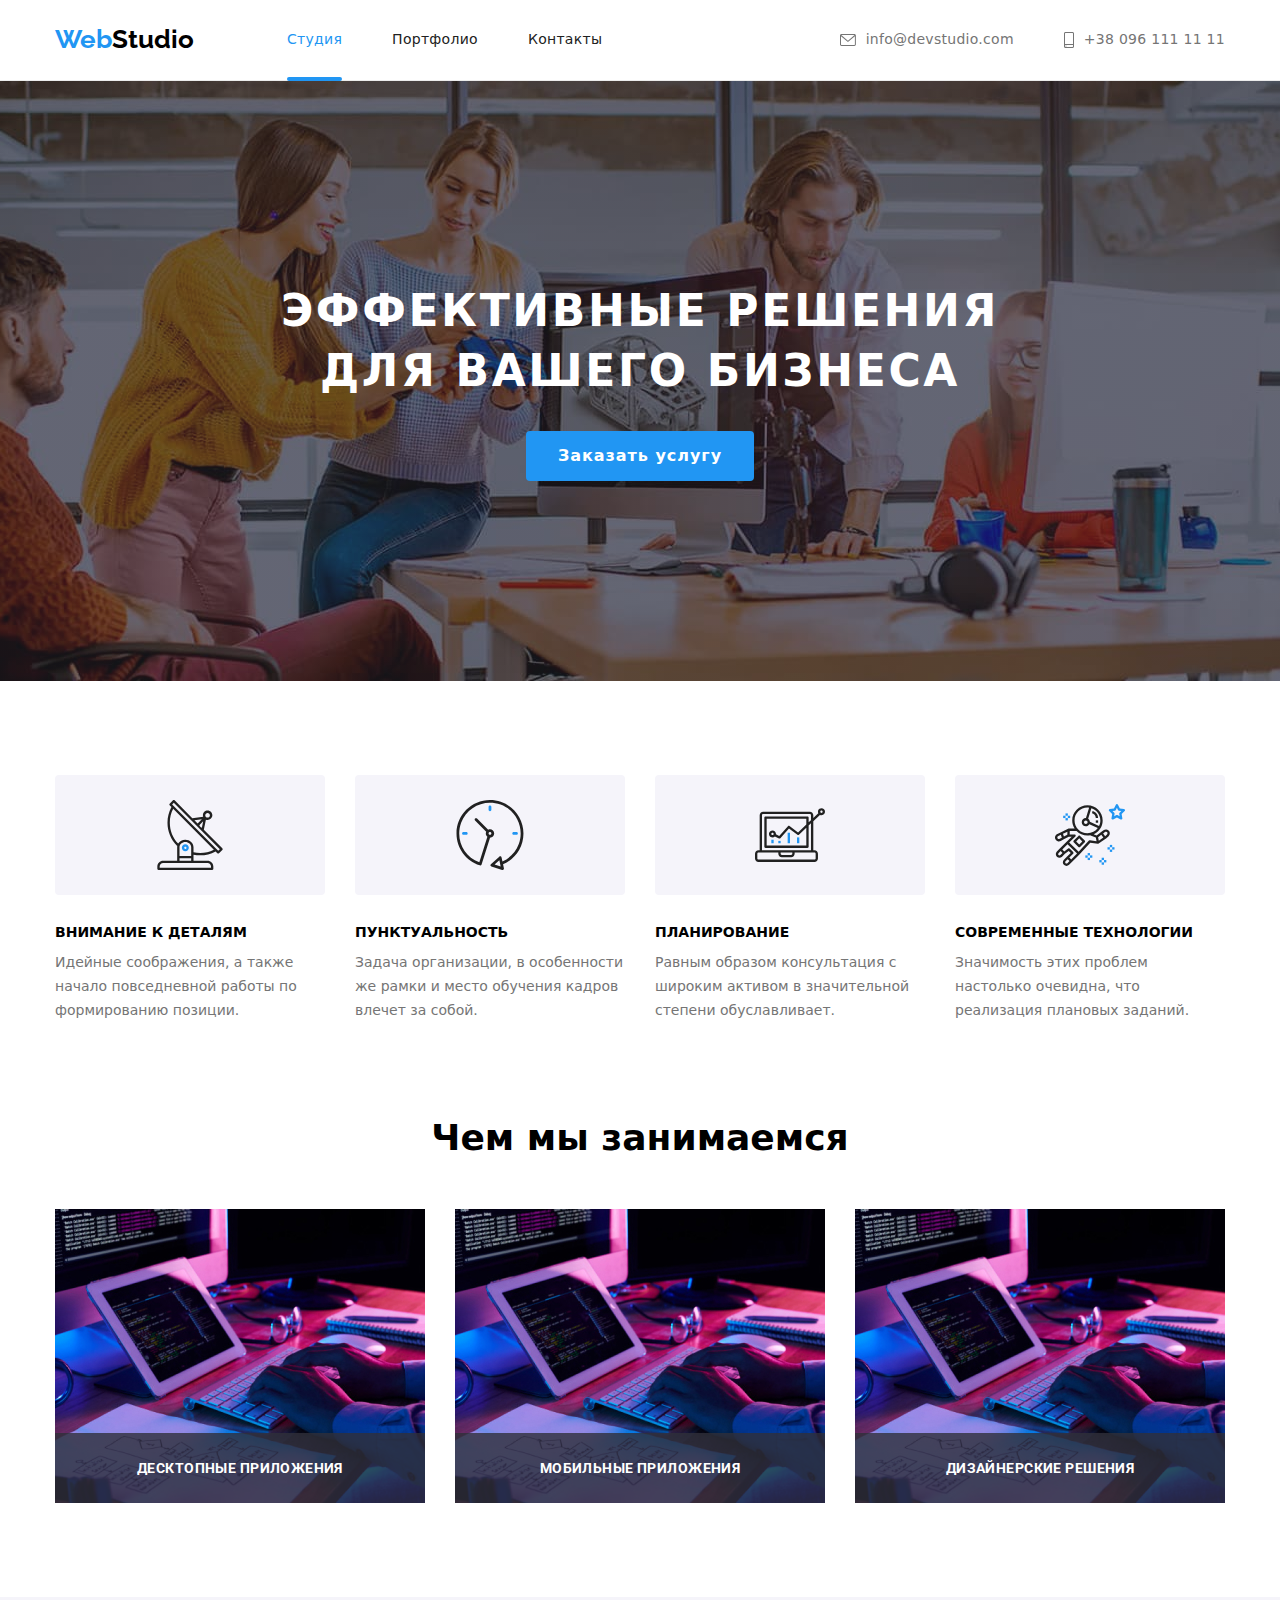
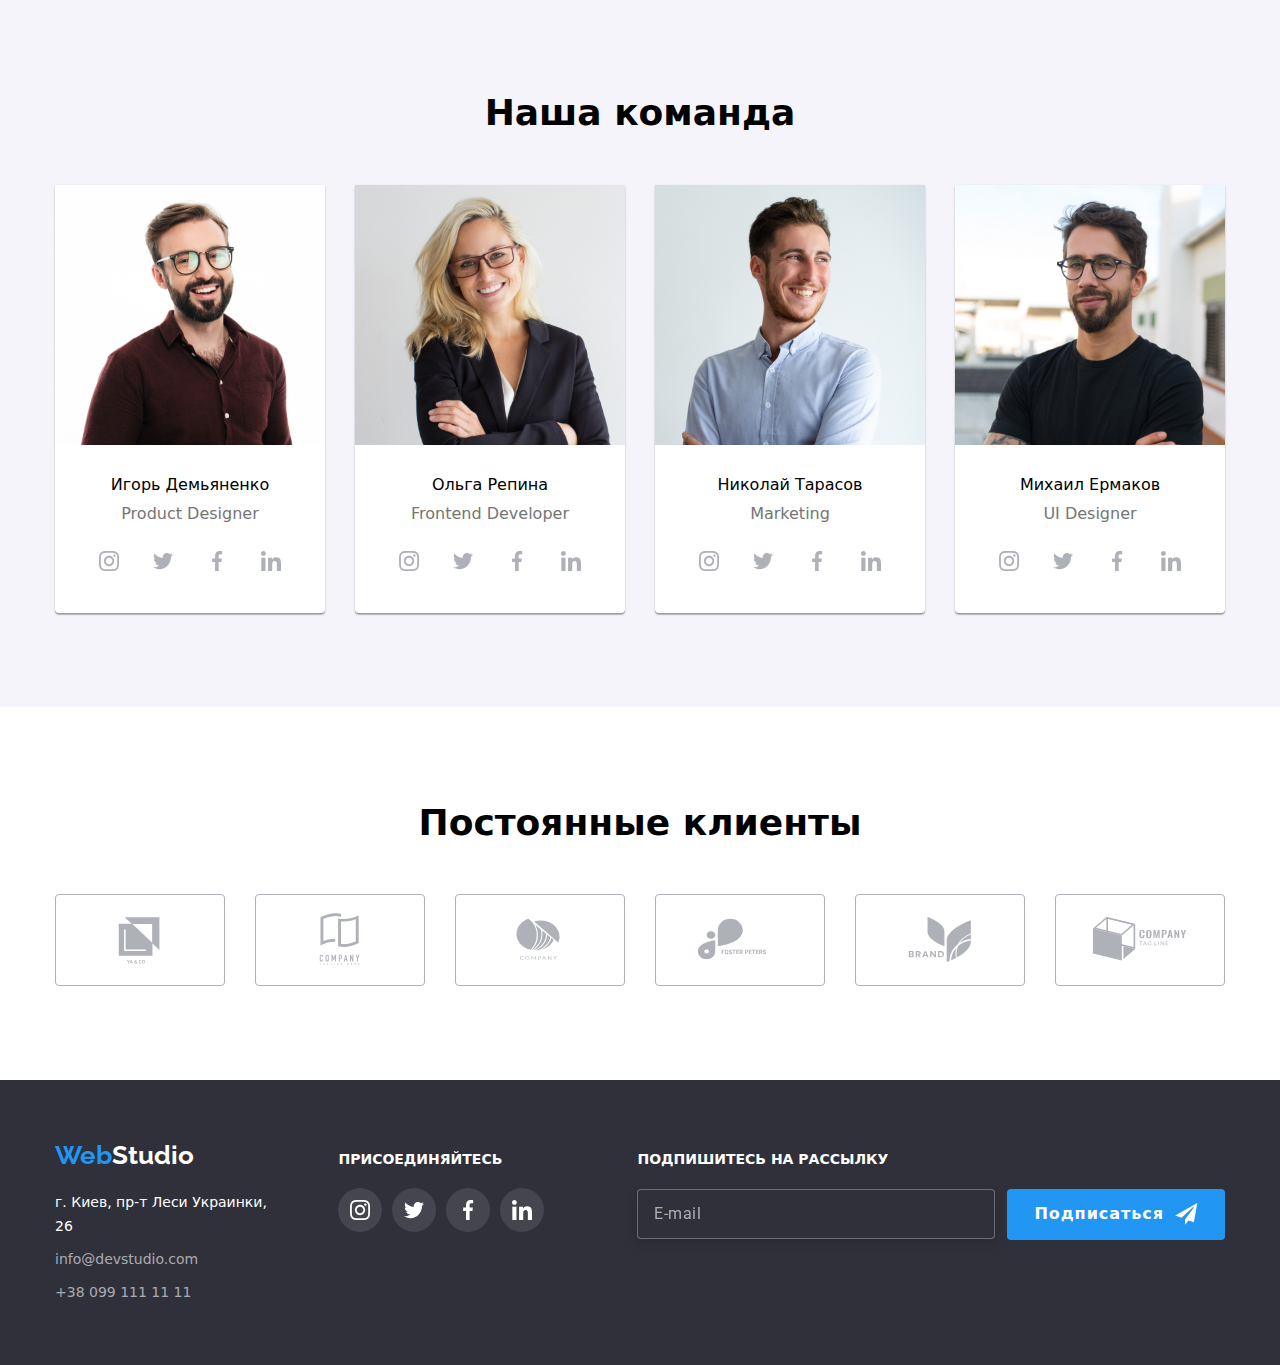
<file: index.html>
<!DOCTYPE html>
<html lang="ru">
  <head>
    <meta charset="UTF-8" />
    <meta http-equiv="X-UA-Compatible" content="IE=edge" />
    <meta name="viewport" content="width=device-width, initial-scale=1.0" />
    <title>Document</title>
    <link
      href="https://fonts.googleapis.com/css2?family=Raleway:wght@700&family=Roboto:wght@400;500;700;900&display=swap"
      rel="stylesheet"
    />
      <link rel="stylesheet" href="https://cdnjs.cloudflare.com/ajax/libs/modern-normalize/1.0.0/modern-normalize.min.css" />
    <link rel="stylesheet" href="./css/style.css" />
  </head>

  <body>
    <!-- Шапка сайта -->
    <header class="page-header">
      <div class="container main-container">
        <nav class="nav">
          <a href="" class="nav-logo">
            <span class="web">Web</span><span class="studio">Studio</span></a>
          <ul class="nav-links list">
            <li class="nav-item"><a href="./index.html" class="nav-link current">Студия</a></li>
            <li class="nav-item"><a href="./portfolio.html" class="nav-link">Портфолио</a></li>
            <li class="nav-item"><a href="" class="nav-link">Контакты</a></li>
          </ul>
        </nav>
        <ul class="contacts list">

          <li class="contacts-item"><a href="mailto:info@devstudio.com" class="contacts-link">
            <svg class="contacts-icon" width="16" height="12">
            <use href="./images/icons.svg#icon-envelope"></use>
          </svg>info@devstudio.com</a>
        </li>

          <li class="contacts-item"><a href="tel:+380961111111" class="contacts-link">
            <svg class="contacts-icon" width="10" height="16">
            <use href="./images/icons.svg#icon-smartphone"></use>
          </svg>+38 096 111 11 11</a>
        </li>

        </ul>
      </div>
     
    </header>

    <main>
      <!----------------------------- Герой ----------------------------->
      <section class="hero overlay">
      <div class="container">
          <h1 class="hero-title">
            Эффективные решения <br />
            для вашего бизнеса
          </h1>
          <button type="button" class="button" data-modal-open>Заказать услугу</button>
      </div>
      </section>
      <!----------------------- Преимущества ------------------------>
      <section class="section">
        <div class="container">
            <h2 class="visually-hidden">Особенности нашей работы</h2>
            <ul class="features list">

              <li class="features-item">
                <div class="features-icon">
                  <svg class="team-soc-icon" width="70" height="70">
                    <use href="./images/icons.svg#icon-antenna"></use>
                  </svg>
                </div>
                <h3 class="features-title">Внимание к деталям</h3>
                <p class="features-text">
                  Идейные соображения, а также начало повседневной работы по формированию позиции.
                </p>
              </li>

              <li class="features-item">
                  <div class="features-icon">
                    <svg class="team-soc-icon" width="70" height="70">
                      <use href="./images/icons.svg#icon-clock"></use>
                    </svg>
                  </div>
                <h3 class="features-title">Пунктуальность</h3>
                <p class="features-text">
                  Задача организации, в особенности же рамки и место обучения кадров влечет за собой.
                </p>
              </li>

              <li class="features-item">
                  <div class="features-icon">
                    <svg class="team-soc-icon" width="70" height="70">
                      <use href="./images/icons.svg#icon-diagram"></use>
                    </svg>
                  </div>
                <h3 class="features-title">Планирование</h3>
                <p class="features-text">
                  Равным образом консультация с широким активом в значительной степени обуславливает.
                </p>
              </li>

              <li class="features-item">
                  <div class="features-icon">
                    <svg class="team-soc-icon" width="70" height="70">
                      <use href="./images/icons.svg#icon-astronaut"></use>
                    </svg>
                  </div>
                <h3 class="features-title">Современные технологии</h3>
                <p class="features-text">
                  Значимость этих проблем настолько очевидна, что реализация плановых заданий.
                </p>
              </li>
            </ul>
        </div>

     
      </section>
      <!-------------------------------- Чем занимаемся -------------------->
      <section class="section cut">
        <div class="container">
          <h2 class="section-title">Чем мы занимаемся</h2>
          <ul class="works list">

            <li class="works-item"> 
              <div class="thumb-works">
                <img src="./images/box1.jpg" alt="ПК на столе" width="370" height="294" />
              
                 <p class="text">Десктопные приложения</p>
              </div>
            </li>

            <li class="works-item">
                <div class="thumb-works">
                  <img src="./images/box1.jpg" alt="ПК на столе" width="370" height="294" />
                
                  <p class="text">Мобильные приложения</p>
                </div>
            </li>

            <li class="works-item">
                <div class="thumb-works">
                  <img src="./images/box1.jpg" alt="ПК на столе" width="370" height="294" />
                
                  <p class="text">Дизайнерские решения</p>
                </div>
            </li>

          </ul>
        </div>
       
      </section>
      <!------------------------------------ Команда ---------------------------->
      <section class="section comand">
        <div class="container">
          <h2 class="section-title">Наша команда</h2>
          <ul class="team list">


            <li class="team-item">
              <img class="team-link" src="./images/img.jpg" alt="Мужчина в бордовой рубашке" width="270" height="260" />
              <div class="team-name">
                  <h3 class="team-title">Игорь Демьяненко</h3>
                  <p lang="en" class="team-text">Product Designer</p>
                  <ul class="team-soc list">
                  
                    <li class="team-soc-item">
                      <a href="" class="team-soc-link">
                        <svg class="team-soc-icon" width="20" height="20">
                          <use href="./images/icons.svg#icon-instagram"></use>
                        </svg>
                      </a>
                    </li>
                  
                    <li class="team-soc-item">
                      <a href="" class="team-soc-link">
                        <svg class="team-soc-icon" width="20" height="20">
                          <use href="./images/icons.svg#icon-twitter"></use>
                        </svg>
                      </a>
                    </li>
                  
                    <li class="team-soc-item">
                      <a href="" class="team-soc-link">
                        <svg class="team-soc-icon" width="20" height="20">
                          <use href="./images/icons.svg#icon-facebook"></use>
                        </svg>
                      </a>
                    </li>
                  
                    <li class="team-soc-item">
                      <a href="" class="team-soc-link">
                        <svg class="team-soc-icon" width="20" height="20">
                          <use href="./images/icons.svg#icon-linkedin"></use>
                        </svg>
                      </a>
                    </li>
                  
                  </ul>
              </div> 
                      
            </li>


            <li class="team-item">
              <img class="team-link" src="./images/img(1).jpg" alt="Девушка в тёмном костюме" width="270" height="260" />
              <div class="team-name">
                  <h3 class="team-title">Ольга Репина</h3>
                  <p lang="en" class="team-text">Frontend Developer</p>
                  <ul class="team-soc list">
                  
                    <li class="team-soc-item">
                      <a href="" class="team-soc-link">
                        <svg class="team-soc-icon" width="20" height="20">
                          <use href="./images/icons.svg#icon-instagram"></use>
                        </svg>
                      </a>
                    </li>
                  
                    <li class="team-soc-item">
                      <a href="" class="team-soc-link">
                        <svg class="team-soc-icon" width="20" height="20">
                          <use href="./images/icons.svg#icon-twitter"></use>
                        </svg>
                      </a>
                    </li>
                  
                    <li class="team-soc-item">
                      <a href="" class="team-soc-link">
                        <svg class="team-soc-icon" width="20" height="20">
                          <use href="./images/icons.svg#icon-facebook"></use>
                        </svg>
                      </a>
                    </li>
                  
                    <li class="team-soc-item">
                      <a href="" class="team-soc-link">
                        <svg class="team-soc-icon" width="20" height="20">
                          <use href="./images/icons.svg#icon-linkedin"></use>
                        </svg>
                      </a>
                    </li>
                  
                  </ul>
              </div> 
               
            </li>


            <li class="team-item">
              <img class="team-link" src="./images/img(2).jpg" alt="Мужчина в голубой рубашке" width="270" height="260" />
              <div class="team-name">
                <h3 class="team-title">Николай Тарасов</h3>
                <p lang="en" class="team-text">Marketing</p>
                <ul class="team-soc list">
                
                  <li class="team-soc-item">
                    <a href="" class="team-soc-link">
                      <svg class="team-soc-icon" width="20" height="20">
                        <use href="./images/icons.svg#icon-instagram"></use>
                      </svg>
                    </a>
                  </li>
                
                  <li class="team-soc-item">
                    <a href="" class="team-soc-link">
                      <svg class="team-soc-icon" width="20" height="20">
                        <use href="./images/icons.svg#icon-twitter"></use>
                      </svg>
                    </a>
                  </li>
                
                  <li class="team-soc-item">
                    <a href="" class="team-soc-link">
                      <svg class="team-soc-icon" width="20" height="20">
                        <use href="./images/icons.svg#icon-facebook"></use>
                      </svg>
                    </a>
                  </li>
                
                  <li class="team-soc-item">
                    <a href="" class="team-soc-link">
                      <svg class="team-soc-icon" width="20" height="20">
                        <use href="./images/icons.svg#icon-linkedin"></use>
                      </svg>
                    </a>
                  </li>
                
                </ul>
              </div> 
               
            </li>


            <li class="team-item">
              <img class="team-link" src="./images/img(3).jpg" alt="Мужчина в тёмной футболке" width="270" height="260" />
              <div class="team-name">
                  <h3 class="team-title">Михаил Ермаков</h3>
                  <p lang="en" class="team-text">UI Designer</p>
                  <ul class="team-soc list">
                  
                    <li class="team-soc-item">
                      <a href="" class="team-soc-link">
                        <svg class="team-soc-icon" width="20" height="20">
                          <use href="./images/icons.svg#icon-instagram"></use>
                        </svg>
                      </a>
                    </li>
                  
                    <li class="team-soc-item">
                      <a href="" class="team-soc-link">
                        <svg class="team-soc-icon" width="20" height="20">
                          <use href="./images/icons.svg#icon-twitter"></use>
                        </svg>
                      </a>
                    </li>
                  
                    <li class="team-soc-item">
                      <a href="" class="team-soc-link">
                        <svg class="team-soc-icon" width="20" height="20">
                          <use href="./images/icons.svg#icon-facebook"></use>
                        </svg>
                      </a>
                    </li>
                  
                    <li class="team-soc-item">
                      <a href="" class="team-soc-link">
                        <svg class="team-soc-icon" width="20" height="20">
                          <use href="./images/icons.svg#icon-linkedin"></use>
                        </svg>
                      </a>
                    </li>
                  
                  </ul>
              </div> 
                
        
            </li>

          </ul>
        </div>      
      </section>
       <!-------------------- Постоянные клиенты ------------------------>
      <section class="section">
        <div class="container">
          <h2 class="section-title">Постоянные клиенты</h2>
          <ul class="company">

            <li class="company-item list">
             <a href="" class="company-link">
                <svg class="company-icon" width="106" height="60">
                  <use href="./images/icons.svg#icon-Logo"></use>
                </svg>
             </a>
           </li>

              <li class="company-item list">
                <a href="" class="company-link">
                  <svg class="company-icon" width="106" height="60">
                    <use href="./images/icons.svg#icon-Logo-1"></use>
                  </svg>
                </a>
              </li>

                <li class="company-item list">
                  <a href="" class="company-link">
                    <svg class="company-icon" width="106" height="60">
                      <use href="./images/icons.svg#icon-Logo-2"></use>
                    </svg>
                  </a>
                </li>

                  <li class="company-item list">
                    <a href="" class="company-link">
                      <svg class="company-icon" width="106" height="60">
                        <use href="./images/icons.svg#icon-Logo-3"></use>
                      </svg>
                    </a>
                  </li>

                    <li class="company-item list">
                      <a href="" class="company-link">
                        <svg class="company-icon" width="106" height="60">
                          <use href="./images/icons.svg#icon-Logo-4"></use>
                        </svg>
                      </a>
                    </li>

                      <li class="company-item list">
                        <a href="" class="company-link">
                          <svg class="company-icon" width="106" height="60">
                            <use href="./images/icons.svg#icon-Logo-5"></use>
                          </svg>
                        </a>
                      </li>
          </ul>
        </div>
      </section>
    </main>

    <!------------------------------------ ФУТЕР ----------------------------------------->
    <footer class="footer">
      <div class="container box">
           <div class="footer-address">
        <a href="" class="nav-logo"><span class="web">Web</span><span class="studio-white">Studio</span></a>
        <address>
          <ul class="address-list list">
            <li class="address-item">
              <a href="https://goo.gl/maps/ck3FDhw8eXWU3aNy8" target="blank" rel="noopener, noindex, nofollow"
                class="address-map">г. Киев, пр-т Леси Украинки, 26</a>
            </li>
            <li class="address-item"><a href="mailto:info@devstudio.com" class="address-link">info@devstudio.com</a></li>
            <li class="address-item"><a href="tel:+380961111111" class="address-link">+38 099 111 11 11</a></li>
          </ul>
          </address>
          </div>
        <!------------------------------- ПРИСОЕДИНЯЙТЕСЬ ------------------------------->
        
           <div class="thumb">
            <p class="thumb-text">присоединяйтесь</p>
              <ul class="thumb-list list">
            
                <li class="thumb-item">
                  <a href="" class="thumb-link">
                    <svg class="thumb-icon" width="20" height="20">
                      <use href="./images/icons.svg#icon-instagram"></use>
                  </a>
                </li>

                <li class="thumb-item">
                  <a href="" class="thumb-link">
                    <svg class="thumb-icon" width="20" height="20">
                      <use href="./images/icons.svg#icon-twitter"></use>
                  </a>
                </li>

                <li class="thumb-item">
                  <a href="" class="thumb-link">
                    <svg class="thumb-icon" width="20" height="20">
                      <use href="./images/icons.svg#icon-facebook"></use>
                  </a>
                </li>

                <li class="thumb-item">
                  <a href="" class="thumb-link">
                    <svg class="thumb-icon" width="20" height="20">
                      <use href="./images/icons.svg#icon-linkedin"></use>
                  </a>
                </li>
            
              </ul>
          </div>
        <!-------------------------------- ФОРМА ПОДПИСКИ -------------------------------->
           <form class="subscription-form">
            <label class="thumb-text subscription-label" for="subscription">Подпишитесь на рассылку</label>
            <div class="subscription-box">
              <input class="subscription-input" type="text" name="subscription" id="subscription" placeholder="E-mail">
              <button class="button subscription-button" type="submit">Подписаться
              <svg class="subscription-icon" width="24" height="24">
                <use href="./images/icons.svg#send"></use>
              </svg>
            </button>
            </div>
            </form>
            
       </div>
    </footer>

           <!-------------------------- БЭКДРОП МОДАЛЬНОЕ ОКНО ---------------------------->
    <div class="backdrop is-hidden" data-modal>
      <div class="modal">
        <button class="modal-button" data-modal-close>
          <svg class="modal-icon" width="18" height="18">
            <use href="./images/icons.svg#icon-close-modal"></use>
            </svg>
        </button>
        <p class="modal-title">Оставьте свои данные, мы вам перезвоним</p>

        <form class="form" autocomplete="off">
          <ul>

          <li class="form-item">
               <label class="form-label" for="user-name">Имя</label>
               <div class="form-box">
              <input class="form-input" type="text" name="user-name" id="user-name">
              <svg class="form-icon" width="18" height="18">
                <use href="./images/icons.svg#icon-person"></use>
              </svg>
              </div>
          </li>

          <li class="form-item">
            <label class="form-label" for="user-tel">Телефон</label>
            <div class="form-box">
              <input class="form-input" type="tel" name="user-tel" id="user-tel">
              <svg class="form-icon" width="18" height="18">
                <use href="./images/icons.svg#icon-phone"></use>
              </svg>
              </div>
          </li>

          <li class="form-item">
            <label class="form-label" for="user-email">Почта</label>
            <div class="form-box">
              <input class="form-input" type="email" name="user-email" id="user-email">
              <svg class="form-icon" width="18" height="18">
                <use href="./images/icons.svg#icon-email"></use>
              </svg>
              </div>
          </li>

          </ul>

           <div class="form-field">
            <label class="form-label" for="user-comment">Комментарий</label>
            <textarea class="form-textarea" name="user-comment" id="user-comment" placeholder="Введите текст"></textarea>
           </div>

         
           <div class="checkbox">
             <input class="checkbox-input visually-hidden" type="checkbox" name="rules" value="rules" id="checkbox-input">
            <label class="checkbox-label" for="checkbox-input">
              <span class="icon-wrap">
                <svg class="checkbox-icon" width="16" height=15">
                  <use href="./images/icons.svg#icon-vector"></use>
                </svg>
              </span>
              Соглашаюсь с рассылкой и принимаю &nbsp; <a class="checkbox-link" href="">Условия договора</a>
            </label>
           </div>

            <button class="button form-button" type="submit">Отправить</button>
        
        </form>
      </div>
    </div>

    <script src="./js/modal.js"></script>


  </body>
</html>
</file>
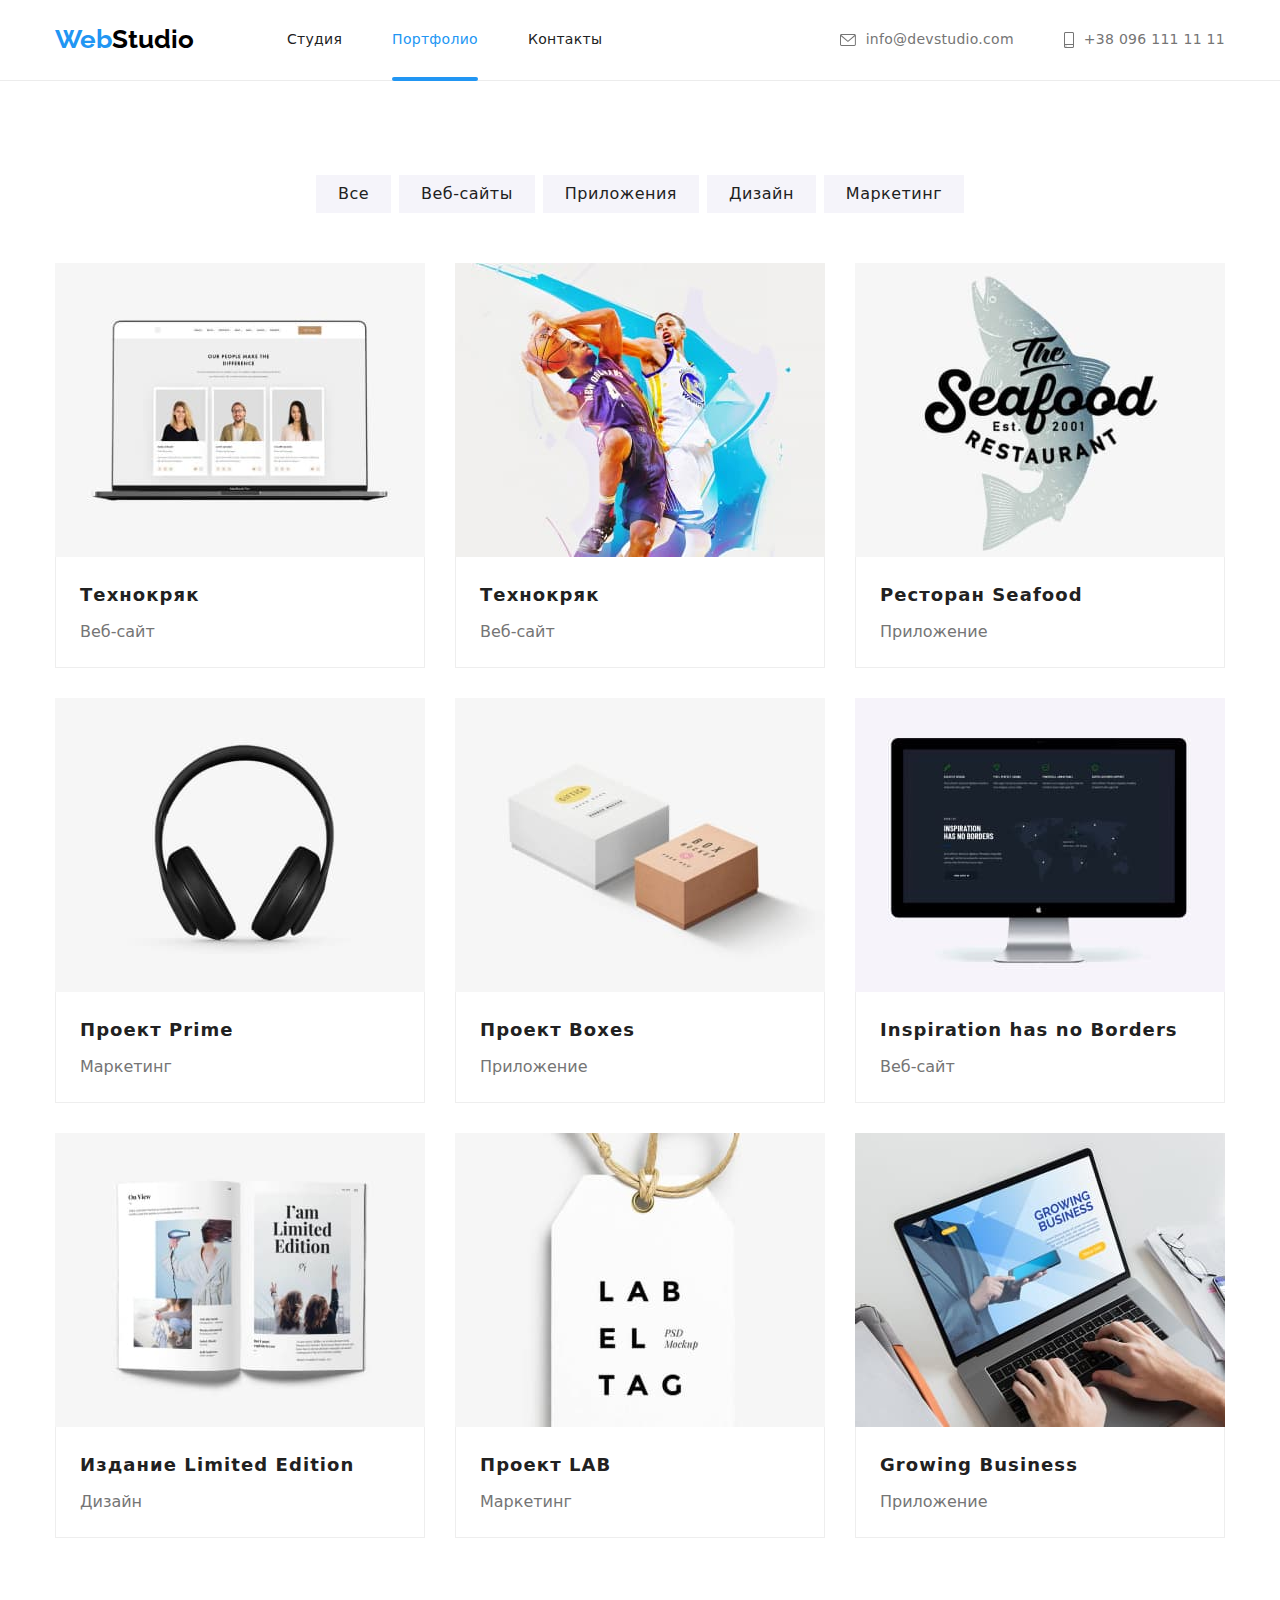
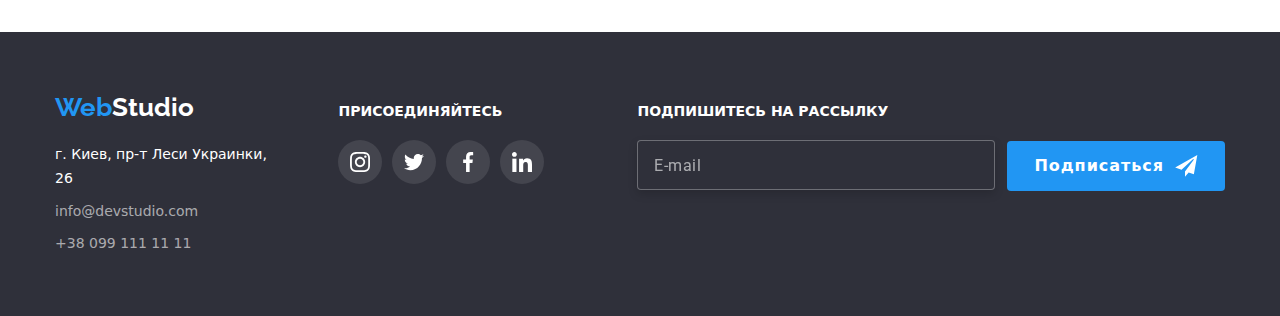
<file: portfolio.html>
<!DOCTYPE html>
<html lang="ru">
  <head>
    <meta charset="UTF-8" />
    <meta http-equiv="X-UA-Compatible" content="IE=edge" />
    <meta name="viewport" content="width=device-width, initial-scale=1.0" />
    <title>Document</title>
    <link
      href="https://fonts.googleapis.com/css2?family=Raleway:wght@700&family=Roboto:wght@400;500;700;900&display=swap"
      rel="stylesheet"
    />
      <link rel="stylesheet" href="https://cdnjs.cloudflare.com/ajax/libs/modern-normalize/1.0.0/modern-normalize.min.css" />
    <link rel="stylesheet" href="./css/style.css" />
  </head>
  <body>
    <!-- Шапка сайта -->
  <header class="page-header">
    <div class="container main-container">
      <nav class="nav">
        <a href="" class="nav-logo">
          <span class="web">Web</span><span class="studio">Studio</span></a>
        <ul class="nav-links list">
          <li class="nav-item"><a href="./index.html" class="nav-link">Студия</a></li>
          <li class="nav-item"><a href="./portfolio.html" class="nav-link current">Портфолио</a></li>
          <li class="nav-item"><a href="" class="nav-link">Контакты</a></li>
        </ul>
      </nav>
      <ul class="contacts list">
  
        <li class="contacts-item"><a href="mailto:info@devstudio.com" class="contacts-link">
            <svg class="contacts-icon" width="16" height="12">
              <use href="./images/icons.svg#icon-envelope"></use>
            </svg>info@devstudio.com</a>
        </li>
  
        <li class="contacts-item"><a href="tel:+380961111111" class="contacts-link">
            <svg class="contacts-icon" width="10" height="16">
              <use href="./images/icons.svg#icon-smartphone"></use>
            </svg>+38 096 111 11 11</a>
        </li>
  
      </ul>
    </div>
  
  </header>
    <main>
      <!---------------------- фильтр ---------------------------------->
      <section class="section">
        <div class="container">
            <h1 class="visually-hidden">Портфолио</h1>
            <!--фильтр портфолио  -->
            <ul class="filter list">

              <li class="filter-item">
                <button type="button" class="filter-button">Все</button>
              </li>

              <li class="filter-item">
                <button type="button" class="filter-button">Веб-сайты</button>
              </li>

              <li class="filter-item">
                <button type="button" class="filter-button">Приложения</button>
              </li>

              <li class="filter-item">
                <button type="button" class="filter-button">Дизайн</button>
              </li>
              <li class="filter-item">
                <button type="button" class="filter-button">Маркетинг</button>
              </li>
            </ul>
            <!------------------------ примеры работ ----------------------------->
            <ul class="work list">

              <li class="work-item">
                <a href="" class="work-link">
                  <div class="work-top-wrap">
                    <img src="./images/img4.jpg" alt="проект 1" width="370" class="work-image" />
                      <p class="work-top-text">Ресурс предлагает комплексные предложения с разным уровнем функционала и сервисов. Все это
                        позволит посетителю получить
                        исчерпывающие сведения о компании или частном лице.</p>
                  </div>                
                  <div class="work-name">
                    <h2 class="work-title">Технокряк</h2>
                    <p class="work-text">Веб-сайт</p> 
                  </div>                            
                </a>

              </li>
              <li class="work-item">
                <a href="" class="work-link">
                 
                    <div class="work-top-wrap">
                      <img src="./images/img5.jpg" alt="проект 1" width="370" class="work-image" />
                      <p class="work-top-text">Ресурс предлагает комплексные предложения с разным уровнем функционала и сервисов. Все это
                        позволит посетителю получить
                        исчерпывающие сведения о компании или частном лице.</p>
                    </div>
                  <div class="work-name">
                    <h2 class="work-title">Технокряк</h2>
                    <p class="work-text">Веб-сайт</p>
                  </div>
                 
                </a>
              </li>

              <li class="work-item">
                <a href="" class="work-link">
                    <div class="work-top-wrap">
                      <img src="./images/img6.jpg" alt="проект 1" width="370" class="work-image" />
                      <p class="work-top-text">Ресурс предлагает комплексные предложения с разным уровнем функционала и сервисов. Все это
                        позволит посетителю получить
                        исчерпывающие сведения о компании или частном лице.</p>
                    </div>
                  <div class="work-name">
                    <h2 class="work-title">Ресторан Seafood</h2>
                    <p class="work-text">Приложение</p>
                  </div>
                
                </a>
              </li>
              <li class="work-item">
                <a href="" class="work-link">
                  <div class="work-top-wrap">
                    <img src="./images/img7.jpg" alt="проект 1" width="370" class="work-image" />
                    <p class="work-top-text">Ресурс предлагает комплексные предложения с разным уровнем функционала и сервисов. Все это
                      позволит посетителю получить
                      исчерпывающие сведения о компании или частном лице.</p>
                  </div>
                  <div class="work-name">
                    <h2 class="work-title">Проект Prime</h2>
                    <p class="work-text">Маркетинг</p>
                  </div>
                 
                </a>
              </li>
              <li class="work-item">
                <a href="" class="work-link">
                    <div class="work-top-wrap">
                      <img src="./images/img8.jpg" alt="проект 1" width="370" class="work-image" />
                      <p class="work-top-text">Ресурс предлагает комплексные предложения с разным уровнем функционала и сервисов. Все это
                        позволит посетителю получить
                        исчерпывающие сведения о компании или частном лице.</p>
                    </div>
                  <div class="work-name">
                      <h2 class="work-title">Проект Boxes</h2>
                      <p class="work-text">Приложение</p>
                  </div>
                
                </a>
              </li>
              <li class="work-item">
                <a href="" class="work-link">
                    <div class="work-top-wrap">
                      <img src="./images/img9.jpg" alt="проект 1" width="370" class="work-image" />
                      <p class="work-top-text">Ресурс предлагает комплексные предложения с разным уровнем функционала и сервисов. Все это
                        позволит посетителю получить
                        исчерпывающие сведения о компании или частном лице.</p>
                    </div>
                  <div class="work-name">
                    <h2 class="work-title">Inspiration has no Borders</h2>
                    <p class="work-text">Веб-сайт</p>
                  </div>
                 
                </a>
              </li>
              <li class="work-item">
                <a href="" class="work-link">
                  <div class="work-top-wrap">
                    <img src="./images/img10.jpg" alt="проект 1" width="370" class="work-image" />
                    <p class="work-top-text">Ресурс предлагает комплексные предложения с разным уровнем функционала и сервисов. Все это
                      позволит посетителю получить
                      исчерпывающие сведения о компании или частном лице.</p>
                  </div>
                  <div class="work-name">
                      <h2 class="work-title">Издание Limited Edition</h2>
                      <p class="work-text">Дизайн</p>
                  </div>
                
                </a>
              </li>
              <li class="work-item">
                <a href="" class="work-link">
                  <div class="work-top-wrap">
                    <img src="./images/img11.jpg" alt="проект 1" width="370" class="work-image" />
                    <p class="work-top-text">Ресурс предлагает комплексные предложения с разным уровнем функционала и сервисов. Все это
                      позволит посетителю получить
                      исчерпывающие сведения о компании или частном лице.</p>
                  </div>
                  <div class="work-name">
                    <h2 class="work-title">Проект LAB</h2>
                    <p class="work-text">Маркетинг</p>
                  </div>
               
                </a>
              </li>
              <li class="work-item">
                <a href="" class="work-link">
                  <div class="work-top-wrap">
                    <img src="./images/img12.jpg" alt="проект 1" width="370" class="work-image" />
                    <p class="work-top-text">Ресурс предлагает комплексные предложения с разным уровнем функционала и сервисов. Все это
                      позволит посетителю получить
                      исчерпывающие сведения о компании или частном лице.</p>
                  </div>
                  <div class="work-name">
                    <h2 class="work-title">Growing Business</h2>
                    <p class="work-text">Приложение</p>
                  </div>
              
                </a>
              </li>
            </ul>
        </div>
      
      </section>
    </main>
    <!---------------------------------------- ФУТЕР ------------------------------------------>
<footer class="footer">
  <div class="container box">
    <div class="footer-address">
      <a href="" class="nav-logo"><span class="web">Web</span><span class="studio-white">Studio</span></a>
      <address>
        <ul class="address-list list">
          <li class="address-item">
            <a href="https://goo.gl/maps/ck3FDhw8eXWU3aNy8" target="blank" rel="noopener, noindex, nofollow"
              class="address-map">г. Киев, пр-т Леси Украинки, 26</a>
          </li>
          <li class="address-item"><a href="mailto:info@devstudio.com" class="address-link">info@devstudio.com</a></li>
          <li class="address-item"><a href="tel:+380961111111" class="address-link">+38 099 111 11 11</a></li>
        </ul>
      </address>
    </div>

    <!-------------------------------------- ПРИСОЕДИНЯЙТЕСЬ -------------------------------------->
    <div class="thumb">
      <p class="thumb-text">присоединяйтесь</p>
      <ul class="thumb-list list">

        <li class="thumb-item">
          <a href="" class="thumb-link">
            <svg class="thumb-icon" width="20" height="20">
              <use href="./images/icons.svg#icon-instagram"></use>
          </a>
        </li>

        <li class="thumb-item">
          <a href="" class="thumb-link">
            <svg class="thumb-icon" width="20" height="20">
              <use href="./images/icons.svg#icon-twitter"></use>
          </a>
        </li>

        <li class="thumb-item">
          <a href="" class="thumb-link">
            <svg class="thumb-icon" width="20" height="20">
              <use href="./images/icons.svg#icon-facebook"></use>
          </a>
        </li>

        <li class="thumb-item">
          <a href="" class="thumb-link">
            <svg class="thumb-icon" width="20" height="20">
              <use href="./images/icons.svg#icon-linkedin"></use>
          </a>
        </li>

      </ul>
    </div>
    <!--------------------------------------- ФОРМА ПОДПИСКИ -------------------------------------->
      <form class="subscription-form">
        <label class="thumb-text subscription-label" for="subscription">Подпишитесь на рассылку</label>
        <div class="subscription-box">
          <input class="subscription-input" type="text" name="subscription" id="subscription" placeholder="E-mail">
          <button class="button subscription-button" type="submit">Подписаться
              <svg class="subscription-icon" width="24" height="24">
                <use href="./images/icons.svg#send"></use>
              </svg>
          </button>
        </div>
      </form>
  </div>


</footer>
  </body>
</html>
</file>
<file: css/style.css>
/* цвет основного текста #212121  */
/* вторичный цвет текста #757575 */
/* белый #FFFFFF */
/* синий лого, акцент #2196F3 */
/* черный лого #000000 */
/* шрифт для лого font-family: 'Raleway', sans-serif; */
:root {
  --primary-text-color: #212121;
  --secondary-text-color: #757575;
  --accent-color: #2196f3;
  --white-color: #ffffff;
  --white-bg-color: #ffffff;
  --black-logo-color: #000000;
  --secondary-white-color: rgba(255, 255, 255, 0.6);
  --grey-bg-color: #F5F4FA;
  --icon-primary-color: #AFB1B8;
  --cubic-bezier: cubic-bezier(.04, 0, .2, 1);
}
cubic-bezier(.04, 0, .2, 1)

body {
  background-color: var(--white-bg-color);
  font-family: 'Roboto', sans-serif;
  color: var(--primary-text-color);
  letter-spacing: 0.03em;
}
.list {
  list-style: none;
  margin-top: 0;
  margin-bottom: 0;
}
img {
  max-width: 100%;
  display: block;
}
h1,
h2,
h3,
p {
  margin-top: 0;
  margin-bottom: 0;
}
ul{
  
  padding-left: 0;
  list-style: none;
}

.visually-hidden {
  position: absolute;
  white-space: nowrap;
  width: 1px;
  height: 1px;
  overflow: hidden;
  border: 0;
  padding: 0;
  clip: rect(0 0 0 0);
  clip-path: inset(50%);
  margin: -1px;
}
.container {
  padding: 0 15px;
  margin: 0 auto;
  width: 1200px;
  /* outline: 2px solid tomato; */
}
.section {
  padding-top: 94px;
  padding-bottom: 94px;
}
/* ---------------------Page-header -------------------*/

.main-container{
  display: flex;
  align-items: center;
  justify-content: start;
}
.page-header {
  border-bottom: 1px solid #ECECEC;
}
/*--------------------- nav-logo -----------*/
.nav{
  display: flex;
  align-items: center;
}
.nav-logo {
  font-family: 'Raleway', sans-serif;
  text-decoration: none;
  font-weight: 700;
  font-size: 26px;
  line-height: 1.2;
}
.web {
  color: var(--accent-color);
}
.studio {
  color: var(--black-logo-color);
}
/* --------------------nav-links------------------ */
.nav-links{
  display: flex;
  margin-left: 93px;
}
.nav-item + .nav-item{
  margin-left: 50px;
}

.nav-link {
  position: relative;
  display: block;
  padding-top: 32px;
  padding-bottom: 32px;

  color: var(--primary-text-color);
  text-decoration: none;
  font-weight: 500;
  font-size: 14px;
  line-height: 1.14;
  letter-spacing: 0.02em;

  transition: color 250ms var(--cubic-bezier) ;
}

.nav-link:hover,
.nav-link:focus {
  color: var(--accent-color);
}
.nav-link.current {
  color: var(--accent-color);
}
.nav-link.current::after {
  position: absolute;
  content: "";
  bottom: -1px;
  left: 0;
  width: 100%;
  background-color: var(--accent-color);
  height: 4px;
  display: block;
  border-radius: 2px;
}
/* ------------------contacts ------------*/
.contacts{
  display: flex;
  margin-left: auto;
 

}
.contacts-item + .contacts-item{
  margin-left: 50px;
}
.contacts-item{
  margin-left: auto;
}

.contacts-link {
  display: flex;
  align-items: center;
  color: var(--secondary-text-color);
  text-decoration: none;
  font-weight: 500;
  font-size: 14px;
  line-height: 1.14;
  letter-spacing: 0.02em;
  fill: currentColor;
 
  transition: color 250ms var(--cubic-bezier);
  
}

.contacts-link:hover,
.contacts-link:focus {
  color: var(--accent-color);
 
}

.contacts-icon {
  margin-right: 10px;
  
}
/* --------------------Hero----------------------------------------- */
.hero {
  background-color: #2f303a;
  padding: 200px 0;
 
}
.hero-title {
  margin-top: 0;
  margin-bottom: 30px;
  color: var(--white-color);
  font-weight: 900;
  font-size: 44px;
  line-height: 1.36;
  text-align: center;
  letter-spacing: 0.06em;
  text-transform: uppercase;
}
.button {
  background-color: var(--accent-color);
  color: var(--white-color);
  font-family: inherit;
  font-weight: 700;
  font-size: 16px;
  line-height: 1.9;
  display: flex;
  align-items: center;
  text-align: center;
  letter-spacing: 0.06em;
  cursor: pointer;
  border-radius: 4px;
  border: transparent;
  padding: 10px 32px;
  margin: 0 auto;
}
/* -----------------Overlay ---------------*/
 .overlay {
   height: 600px;
   max-width: 1600px;
   margin-left: auto;
   margin-right: auto;
   background-image: linear-gradient(
      
      rgba(47, 48, 58, 0.4),
        rgba(47, 48, 58, 0.4)
        ),
         url('../images/overlay.jpg');
   background-repeat: no-repeat;
   background-position: center;
  background-size: cover;
 }
 /* -------------------backdrop --------------*/
  .backdrop {
    position: fixed;
    top: 0;
    left: 0;
    width: 100%;
    height: 100%;
    background: rgba(0, 0, 0, 0.2);
    transition: opacity 250ms, visibility 250ms;
    
  }
  .backdrop.is-hidden .modal {
    transform: scale(0.1) rotate(-180deg);
    border-radius: 50%;
    
  }
 
  .modal {
    position: absolute;
    padding: 35px 40px 45px;
      left: 50%;
      top: 50%;
      transform: translate(-50%, -50%) scale(1) rotate(0);
    min-width: 528px;
    min-height: 581px;
    background: #FFFFFF;
    box-shadow: 0px 1px 3px rgba(0, 0, 0, 0.12),
    0px 1px 1px rgba(0, 0, 0, 0.14),
    0px 2px 1px rgba(0, 0, 0, 0.2);
    border-radius: 4px;
    transition: transform 250ms, border-radius 250ms ;

    
    
  }
  .modal-button {
    display: flex;
    position: absolute;
    align-items: center;
    justify-content: center;
    top: 8px;
    right: 8px;
    
    width: 30px;
    height: 30px;
    background: #FFFFFF;
    border: 1px solid rgba(0, 0, 0, 0.1);
    border-radius: 50%;
    cursor: pointer;
    outline: none;
    transition: fill 250ms var(--cubic-bezier) ;
  }

  .modal-button:hover,
  .modal-button:focus {
    fill: var(--accent-color);
  }
  .is-hidden {
    opacity: 0;
    pointer-events: none;
    visibility: hidden;
  }
  /*---------------- Форма модального окна -----------------*/
  .modal-title {
    font-family: 'Roboto';
    font-weight: 700;
    font-size: 20px;
    line-height: 1.15;
    text-align: center;
    letter-spacing: 0.03em;
    margin-bottom: 12px;
    color: var(--primary-text-color);
  }
  .form {
    width: 448px;
    /* outline: 1px solid tomato; */
  }
  .form>ul {
    margin: 0;
    
  }
  .form-item {
    display: flex;
    flex-direction: column;
    margin-bottom: 10px; 
  }
  .form-item:last-child {
    margin-bottom: 0;
  }
  .form ul {
    margin-bottom: 10px;
  }

  .form-box {
    position: relative;  
  }
  .form-icon {
    position: absolute;
   left: 12px;
   top: 50%;
   transform: translateY(-50%);
  transition: fill 250ms var(--cubic-bezier);
    
  }
  .form-label {
    margin-bottom: 4px;
    font-family: 'Roboto';
    font-style: normal;
    font-weight: 400;
    font-size: 12px;
    line-height: 1.16;
   letter-spacing: 0.01em;
    color: var(--secondary-text-color);
  }
  .form-input {
    height: 40px;
    width: 100%;
    border: 1px solid rgba(33, 33, 33, 0.2);
    border-radius: 4px;
    outline: none;
    padding-left: 42px;
    cursor: pointer;
    transition: border-color 250ms var(--cubic-bezier);
  }
.form-input:focus+.form-icon {
  fill: var(--accent-color);
}

.form-input:focus {
  border-color: var(--accent-color);
}

  .form-field {
    display: flex;
    flex-direction: column;
    margin-bottom: 20px;
  }
  .form-textarea {
    padding: 12px 16px;
    resize: none;
    height: 120px;
      border: 1px solid rgba(33, 33, 33, 0.2);
      border-radius: 4px;
      outline: none;
      cursor: pointer;
  }
  .form-textarea::placeholder {
    font-family: 'Roboto';
    font-weight: 400;
    font-size: 12px;
    line-height: 1.16;
    letter-spacing: 0.01em;
    color: rgba(117, 117, 117, 0.5);
  }
  .checkbox {
    margin-bottom: 30px;
  }
.checkbox-label {
  display: flex;
  align-items: center;
  justify-content: center;
  font-family: 'Roboto';
  font-weight: 400;
  font-size: 14px;
  line-height: 1.71;
  letter-spacing: 0.03em;
  color: var(--secondary-text-color);
}
.checkbox-link {
  font-family: 'Roboto';
    font-weight: 400;
    font-size: 14px;
    line-height: 1.71;
    letter-spacing: 0.03em;
    color: var(--accent-color);
}
            
.checkbox-icon {
  fill: transparent;
  transition: fill 250ms var(--cubic-bezier);
}
.icon-wrap {
  display: flex;
  align-items: center;
  justify-content: center;
  width: 16px;
  height: 15px;
  border: 2px solid var(--primary-text-color);
  border-radius: 2px;
  margin-right: 8px;
  transition: background-color 250ms var(--cubic-bezier), border 250ms var(--cubic-bezier);
}

 .checkbox-input:checked+.checkbox-label span {
   background-color: var(--accent-color);
   border: none;
 }
 .checkbox-input:focus+.checkbox-label span {
   border-color: var(--accent-color);
 }
 .checkbox-input:checked+.checkbox-label .checkbox-icon {
   fill: var(--white-color);
 }
           
  .form-button {
    padding: 10px 55px;
  }
 
 
/* ------------------------------------ */
/* Section */
.section-title {
  
  font-size: 36px;
  line-height: 1.2;
  text-align: center;
  margin-bottom: 50px;
}
/* ------------------------Преимущества----------------- */
.features{
  display: flex;
}
.features-item{
  width: 270px;
}
.features-item + .features-item{
  margin-left: 30px;
} 
.features-icon {
  display: flex;
  background-color: var(--grey-bg-color);
  border-radius: 4px;
  height: 120px;
  justify-content: center;
  align-items: center;
  margin-bottom: 30px;

}

.features-title {
  margin-bottom: 10px;
  margin-top: 0;
  font-size: 14px;
  line-height: 1.14;
  text-transform: uppercase;
}
 .features-text {
  margin-bottom: 0;
  
  font-size: 14px;
  line-height: 1.7;
color: var(--secondary-text-color);
}

/* -----------------------Чем занимаемся------------------------------- */
.works{
  display: flex;
}
.works-item + .works-item{
  margin-left: 30px;
}

.cut {
  padding-top: 0;
}
.thumb-works {
  position: relative;
}
.text {
  position: absolute;
  bottom: 0;
  display: flex;
  justify-content: center;
  align-items: center;
  width: 100%;
  height: 70px;
  background-color: rgba(47, 48, 58, 0.8);
  font-family: 'Roboto';
  font-weight: 700;
  font-size: 14px;
  line-height: 1.14;
  letter-spacing: 0.03em;
  text-transform: uppercase;
  color: var(--white-color);
}

/* --------------------------Команда---------------------------- */
.team{
  display: flex;
}
.comand {
  background-color: #F5F4FA;
 
}
.team-item + .team-item{
  margin-left: 30px;
}
.team-item{
  box-shadow: 0px 1px 3px rgba(0, 0, 0, 0.12),
  0px 1px 1px rgba(0, 0, 0, 0.14),
  0px 2px 1px rgba(0, 0, 0, 0.2);
  border-radius: 0px 0px 4px 4px;
  background-color: var(--white-color);
}
.team-name{
  padding-top: 30px;
  padding-bottom: 30px;
  
  
}
.team-link{
  /* margin-bottom: 30px; */
}
.team-title {
  margin-bottom: 10px;
  font-weight: 500;
  font-size: 16px;
  line-height: 1.2;
  text-align: center;
}
.team-text {
  /* margin-bottom: 30px; */
  color: var(--secondary-text-color);
  font-size: 16px;
  line-height: 1.2;
  text-align: center;
  margin-bottom: 16px;
}
.team-soc{
  display: flex;
  justify-content: center;
  
}
.team-soc-item + .team-soc-item {
  margin-left: 10px;
}
.team-soc-link{
  width: 44px;
  height: 44px;
  background-color: var(--white-bg-color);
border-radius: 50%;
display: flex;
justify-content: center;
align-items: center;
fill: var(--icon-primary-color);

transition: background-color 250ms var(--cubic-bezier), fill 250ms var(--cubic-bezier);

}

.team-soc-link:hover,
.team-soc-link:focus {
  background-color: var(--accent-color);
  fill: var(--white-color);
}


 /* -------------Постоянные клиенты--------------- */
.company{
  display: flex;
  justify-content: center;
  margin: 0;
}
.company-item + .company-item{
  margin-left: 30px;
}
.company-item {
  color: var(--icon-primary-color)
}
.company-link {
  width: 170px;
  height: 92px;
  display: flex;
  border: 1px solid var(--icon-primary-color);
  border-radius: 4px;
  justify-content: center;
  align-items: center;
  background-color: var(--white-bg-color);
  fill: var(--icon-primary-color);

  transition-property: fill, border-color;
  transition-duration: 250ms;
  transition-timing-function: var(--cubic-bezier);

  
}
.company-link:hover,
.company-link:focus {
  border-color: var(--accent-color);
  fill: var(--accent-color);
}


/* ----------------------Footer----------------------------------- */
.footer {
  padding: 60px 0;
  background-color: rgba(47, 48, 58, 1);
}
/* Логотип */
.studio-white {
  color: var(--white-color);
}
address {
  font-style: normal;
 
}
.footer-address {
  margin-right: 70px;
  flex-grow: 1;
}
.address-list {
  margin-top: 20px;
}
.address-item + .address-item{
  margin-top: 9px;
}
.address-map {
  color: var(--white-color);
  font-size: 14px;
  line-height: 1.7;
  text-decoration: none;

  transition: color 250ms var(--cubic-bezier);
}
.address-map:hover,
.address-map:focus {
  color: var(--accent-color)
}
.address-link {
  color: var(--secondary-white-color);
  text-decoration: none; 
  font-size: 14px;
  line-height: 1.7;

  transition: color 250ms var(--cubic-bezier);
}

.address-link:hover,
.address-link:focus {
  color: var(--accent-color);
}
/* -------------------присоединяйтесь --------*/
.box {
  display: flex;
  align-items: baseline;
}
.thumb {
  margin-right: 93px;
}

.thumb-text {
  font-weight: 700;
  font-size: 14px;
  line-height: 1.14;
  text-transform: uppercase;
  color: var(--white-color);
}

.thumb-list {
  display: flex;
  margin-top: 20px;

  
}
.thumb-item + .thumb-item {
  margin-left: 10px;
}
.thumb-link {
  display: flex;

  width: 44px;
  height: 44px;
  border-radius: 50%;
  justify-content: center;
  align-items: center;
  background-color: rgba(255,255,255,0.1);
  fill: var(--white-color);
 
  transition: background-color 250ms var(--cubic-bezier);

}
.thumb-link:hover,
.thumb-link:focus {
  background-color: var(--accent-color);
}
/* ------------Подписка на рассылку-------------- */
  .subscription-form {

  }
  .subscription-box {
    display: flex;
    align-items: baseline;
    margin-top: 20px;
  }
  .subscription-input {
   
    height: 50px;
    width: 358px;
    border: 1px solid rgba(255, 255, 255, 0.3);
    box-sizing: border-box;
    filter: drop-shadow(0px 4px 4px rgba(0, 0, 0, 0.15));
    border-radius: 4px;
    padding: 15px 16px;
  background: #2F303A;
  outline: none;
  margin-right: 12px;
  color: var(--white-color);
  }
  .subscription-input::placeholder {
    font-family: 'Roboto';
    font-style: normal;
    font-weight: 400;
    font-size: 16px;
    line-height: 20px; 
    letter-spacing: 0.03em;
    
    color: var(--secondary-white-color);
  }
  .subscription-icon {
    margin-left: 10px;
  }
  .subscription-button {
  padding: 10px 27px;
  }
 

/* --------projects-----фильтр портфолио------ */


.filter{
  display: flex;
  justify-content: center;
  margin-bottom: 50px;
  }
  .filter-item+.filter-item {
    margin-left: 8px;
}
.filter-button {
  display: block;
  background-color: #f5f4fa;
  font-family: inherit;
  color: var(--primary-text-color);
  font-weight: 500;
  font-size: 16px;
  line-height: 1.6;
  text-align: center;
  letter-spacing: 0.03em;
  cursor: pointer;
  border: transparent;
  padding: 6px 22px;

  transition-property: background-color, color, box-shadow ;
  transition-duration: 250ms;
  transition-timing-function: var(--cubic-bezier);
}

.filter-button:hover,
.filter-button:focus {
  background-color: var(--accent-color);
  color: var(--white-color);
  box-shadow: 0px 3px 1px rgba(0, 0, 0, 0.1),
  0px 1px 2px rgba(0, 0, 0, 0.08),
  0px 2px 2px rgba(0, 0, 0, 0.12);
  border-radius: 4px;
}

/*-----------------примеры работ-------------- */

.work{
  display: flex;
  flex-wrap: wrap;
  margin: -15px;
}

.work-item {
margin: 15px;
width: 370px; 
}

.work-name{
  padding: 20px 24px;
  border-bottom: 1px solid #EEEEEE;
  border-right: 1px solid #EEEEEE;
  border-left: 1px solid #EEEEEE;  
}

.work-title { 
  color: var(--primary-text-color);
  font-size: 18px;
  line-height: 2;
  letter-spacing: 0.06em; 
}

.work-text {
  margin-top: 4px;  
  color: var(--secondary-text-color);
  font-size: 16px;
  line-height: 1.88;
}

.work-link {
  text-decoration: none;
  display: block;
  transition: box-shadow 250ms var(--cubic-bezier);
}

.work-link:hover,
.work-link:focus {
  box-shadow: 0px 1px 1px rgba(0, 0, 0, 0.12),
  0px 4px 4px rgba(0, 0, 0, 0.06),
  1px 4px 6px rgba(0, 0, 0, 0.16); 
}

.work-top-wrap {
  position: relative;
  overflow: hidden;
}
.work-top-text {
  position: absolute;
   
 padding: 63px 24px;
  height: 100%;
  background: rgba(33, 150, 243, 0.9);
  font-family: 'Roboto';
  font-style: normal;
  font-weight: 400;
  font-size: 18px;
  line-height: 28px;
  letter-spacing: 0.03em;
  color: var(--white-color);
 transition: transform 250ms var(--cubic-bezier) ;  
}

.work-link:hover .work-top-text,
.work-link:focus .work-top-text  { 
  transform: translateY(-100%);  
}
</file>
